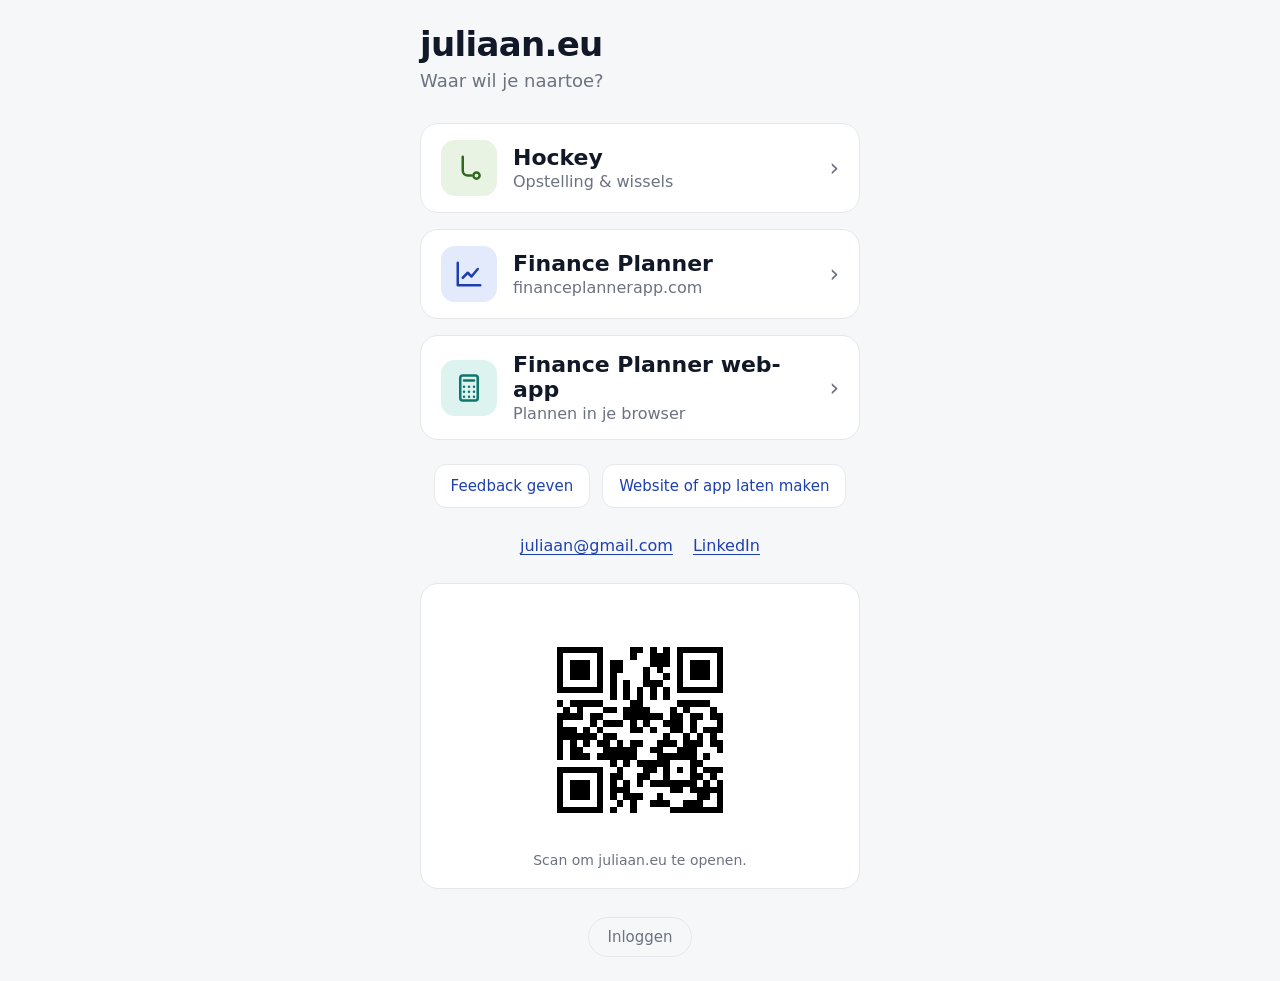
<file: index.html>
<!doctype html>
<html lang="nl">
<head>
  <meta charset="utf-8">
  <meta name="viewport" content="width=device-width, initial-scale=1">
  <title>juliaan.eu</title>
  <link rel="icon" href="data:image/svg+xml,<svg xmlns='http://www.w3.org/2000/svg' viewBox='0 0 100 100'><circle cx='50' cy='50' r='44' fill='%231e40af'/><text x='50' y='67' font-size='52' text-anchor='middle' fill='white' font-family='system-ui' font-weight='700'>j</text></svg>">
  <style>
    :root {
      --bg: #f6f7f9;
      --card: #ffffff;
      --text: #111827;
      --muted: #6b7280;
      --border: #e5e7eb;
      --hockey: #2d6a1f;
      --hockey-soft: #e8f3e3;
      --finance: #1e40af;
      --finance-soft: #e3eafb;
      --app: #0f766e;
      --app-soft: #dcf3ef;
    }
    @media (prefers-color-scheme: dark) {
      :root {
        --bg: #0f1115;
        --card: #181b21;
        --text: #f3f4f6;
        --muted: #9ca3af;
        --border: #2a2f38;
        --hockey: #7cc46a;
        --hockey-soft: #1c2a19;
        --finance: #8aa8ff;
        --finance-soft: #1a2240;
        --app: #5eead4;
        --app-soft: #163330;
      }
    }
    * { box-sizing: border-box; }
    body {
      margin: 0;
      min-height: 100dvh;
      display: grid;
      place-items: center;
      padding: 24px 16px;
      background: var(--bg);
      color: var(--text);
      font-family: system-ui, -apple-system, "Segoe UI", Roboto, sans-serif;
    }
    main { width: 100%; max-width: 440px; }
    h1 { margin: 0 0 6px; font-size: 34px; letter-spacing: -0.02em; }
    p { margin: 0 0 32px; color: var(--muted); font-size: 18px; }
    nav { display: grid; gap: 16px; }
    .site-acties { display: flex; flex-wrap: wrap; justify-content: center; gap: 12px; margin-top: 24px; }
    .site-acties a { padding: 12px 16px; border: 1px solid var(--border); border-radius: 12px; background: var(--card); color: var(--finance); text-decoration: none; font-size: 15px; }
    .site-acties a:hover { border-color: currentColor; }
    .site-acties a:focus-visible { outline: 3px solid var(--finance); outline-offset: 3px; }
    .deel-site { margin-top: 28px; padding: 20px; text-align: center; background: var(--card); border: 1px solid var(--border); border-radius: 18px; }
    .deel-site img { display: block; margin: 16px auto 12px; width: min(220px, 100%); height: auto; background: #fff; border-radius: 12px; }
    .deel-site p { font-size: 14px; margin: 0; }
    [hidden] { display: none !important; }
    a.knop {
      display: flex;
      align-items: center;
      gap: 16px;
      min-height: 88px;
      padding: 16px 20px;
      border-radius: 18px;
      background: var(--card);
      border: 1px solid var(--border);
      color: var(--text);
      text-decoration: none;
      transition: transform .12s ease, border-color .12s ease;
    }
    a.knop:hover { transform: translateY(-2px); border-color: var(--accent); }
    a.knop:active { transform: scale(.98); }
    a.knop:focus-visible { outline: 3px solid var(--accent); outline-offset: 3px; }
    .icoon {
      flex: none;
      display: grid;
      place-items: center;
      width: 56px;
      height: 56px;
      border-radius: 14px;
      background: var(--soft);
      color: var(--accent);
    }
    .tekst { flex: 1; min-width: 0; }
    .titel { display: block; font-size: 22px; font-weight: 700; overflow-wrap: anywhere; }
    .sub { display: block; font-size: 16px; color: var(--muted); margin-top: 2px; overflow-wrap: anywhere; }
    .pijl { color: var(--muted); font-size: 24px; }
    .hockey { --accent: var(--hockey); --soft: var(--hockey-soft); }
    .finance { --accent: var(--finance); --soft: var(--finance-soft); }
    .app { --accent: var(--app); --soft: var(--app-soft); }
    .contact { margin-top: 28px; text-align: center; }
    .contact-links { display: flex; flex-wrap: wrap; justify-content: center; gap: 10px 20px; }
    .contact a { color: var(--finance); text-underline-offset: 3px; }
    .contact a:focus-visible { outline: 3px solid var(--finance); outline-offset: 3px; }
    .inlog { margin-top: 28px; text-align: center; }
    .inlog a {
      display: inline-block;
      padding: 10px 18px;
      border-radius: 999px;
      border: 1px solid var(--border);
      color: var(--muted);
      font-size: 15px;
      text-decoration: none;
    }
    .inlog a:hover { color: var(--text); border-color: var(--muted); }
    .inlog a:focus-visible { outline: 3px solid var(--finance); outline-offset: 3px; }
    @media (max-width: 480px) {
      a.knop { padding: 14px; gap: 12px; }
      .icoon { width: 44px; height: 44px; border-radius: 12px; }
      .titel { font-size: 18px; }
      .sub { font-size: 14px; }
    }
  </style>
</head>
<body>
  <main>
    <h1>juliaan.eu</h1>
    <p>Waar wil je naartoe?</p>
    <nav>
      <a class="knop hockey" href="/hockey/" data-goatcounter-click="start-hockey" data-goatcounter-title="Startpagina: Hockey">
        <span class="icoon" aria-hidden="true">
          <svg width="30" height="30" viewBox="0 0 24 24" fill="none" stroke="currentColor" stroke-width="2" stroke-linecap="round" stroke-linejoin="round"><path d="M7 3v11a4 4 0 0 0 4 4h3"/><circle cx="18" cy="18" r="2.5"/></svg>
        </span>
        <span class="tekst"><span class="titel">Hockey</span><span class="sub">Opstelling &amp; wissels</span></span>
        <span class="pijl" aria-hidden="true">›</span>
      </a>
      <a class="knop finance" href="https://financeplannerapp.com/" data-goatcounter-click="start-finance" data-goatcounter-title="Startpagina: Finance Planner">
        <span class="icoon" aria-hidden="true">
          <svg width="30" height="30" viewBox="0 0 24 24" fill="none" stroke="currentColor" stroke-width="2" stroke-linecap="round" stroke-linejoin="round"><path d="M3 3v18h18"/><path d="m7 15 4-4 3 3 5-6"/></svg>
        </span>
        <span class="tekst"><span class="titel">Finance Planner</span><span class="sub">financeplannerapp.com</span></span>
        <span class="pijl" aria-hidden="true">›</span>
      </a>
      <a class="knop app" href="https://app.financeplannerapp.com/" data-goatcounter-click="start-finance-app" data-goatcounter-title="Startpagina: Finance Planner web-app">
        <span class="icoon" aria-hidden="true">
          <svg width="30" height="30" viewBox="0 0 24 24" fill="none" stroke="currentColor" stroke-width="2" stroke-linecap="round" stroke-linejoin="round"><rect x="5" y="2" width="14" height="20" rx="2"/><path d="M8 6h8"/><path d="M8 11h.01M12 11h.01M16 11h.01M8 15h.01M12 15h.01M16 15h.01M8 19h.01M12 19h.01M16 19h.01"/></svg>
        </span>
        <span class="tekst"><span class="titel">Finance Planner web-app</span><span class="sub">Plannen in je browser</span></span>
        <span class="pijl" aria-hidden="true">›</span>
      </a>
    </nav>
    <div class="site-acties" aria-label="Feedback en informatie">
      <a href="feedback.html">Feedback geven</a>
      <a href="informatie.html">Website of app laten maken</a>
    </div>
    <section class="contact" aria-label="Contactgegevens">
      <div class="contact-links">
        <a href="mailto:juliaan@gmail.com">juliaan@gmail.com</a>
        <a href="https://www.linkedin.com/in/juliaan-meijboom-313b7924" target="_blank" rel="noopener noreferrer">LinkedIn</a>
      </div>
    </section>
    <section class="deel-site" id="deel-site" aria-label="Website delen">
      <img src="juliaan-qr.svg" alt="QR-code voor https://juliaan.eu/" width="220" height="220">
      <p>Scan om juliaan.eu te openen.</p>
    </section>
    <div class="inlog">
      <a id="inloggen" href="https://prive.juliaan.eu/" rel="nofollow" data-goatcounter-click="start-inlog" data-goatcounter-title="Startpagina: Inloggen">Inloggen</a>
    </div>
  </main>
  <script src="startpagina.js?v=qr-zichtbaar"></script>
  <script data-goatcounter="https://juuul.goatcounter.com/count" async src="https://gc.zgo.at/count.js"></script>
</body>
</html>
</file>
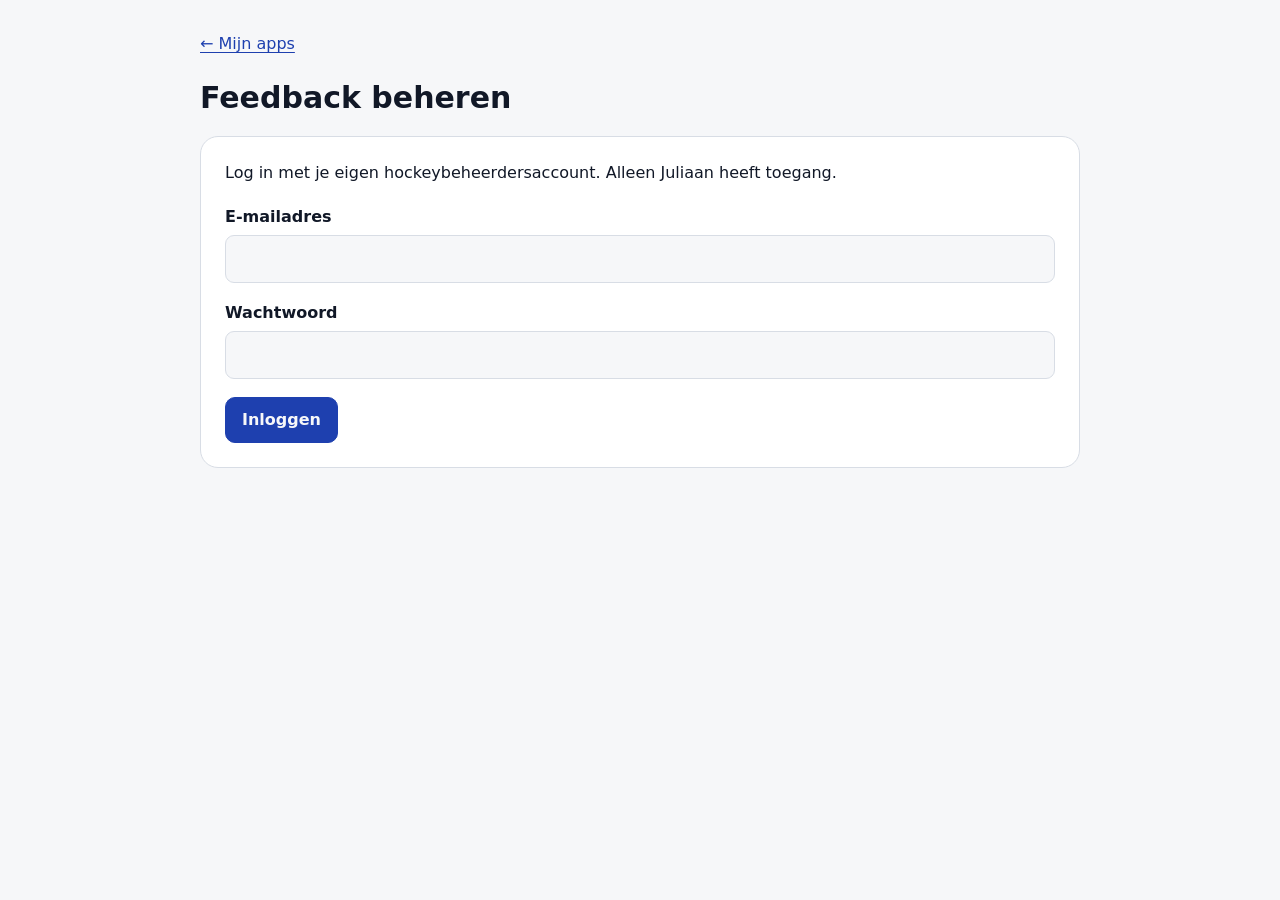
<file: feedback-beheer.html>
<!doctype html>
<html lang="nl">
<head>
  <meta charset="utf-8">
  <meta name="viewport" content="width=device-width, initial-scale=1">
  <meta name="referrer" content="no-referrer">
  <meta name="robots" content="noindex, nofollow">
  <title>Feedback beheren – Juliaan</title>
  <link rel="stylesheet" href="feedback.css">
  <script src="feedback-beheer.js" defer></script>
</head>
<body>
  <main class="beheer">
    <div class="top"><a href="https://prive.juliaan.eu/">← Mijn apps</a><button id="logout" hidden>Uitloggen</button></div>
    <h1>Feedback beheren</h1>
    <p id="test-mode" hidden>Testomgeving: dit zijn geen echte feedbackberichten.</p>
    <form id="login" class="card">
      <p>Log in met je eigen hockeybeheerdersaccount. Alleen Juliaan heeft toegang.</p>
      <label>E-mailadres<input name="email" type="email" autocomplete="username" required></label>
      <label>Wachtwoord<input name="password" type="password" autocomplete="current-password" required></label>
      <button class="primary">Inloggen</button>
    </form>
    <p id="notice" class="notice" role="status"></p>
    <section id="portal" hidden>
      <div class="filters">
        <label>App of aanvraag<select id="app-filter"><option value="">Alles</option><option value="website">juliaan.eu</option><option value="hockey">Hockey</option><option value="finance">Finance Planner</option><option value="finance-web">Finance Planner web-app</option><option value="contact">Website of app laten maken</option></select></label>
        <label>Status<select id="status-filter"><option value="">Alle berichten</option><option value="nieuw">Nieuw</option><option value="afgehandeld">Afgehandeld</option></select></label>
        <button id="refresh">Verversen</button>
      </div>
      <p class="muted">Verwijderen wist het bericht en nog wachtende mails. Eerder verstuurde mails en bestaande back-ups blijven bewaard.</p>
      <div id="items"></div>
      <div class="actions"><button id="previous">Vorige</button><span id="page"></span><button id="next">Volgende</button></div>
    </section>
  </main>
</body>
</html>
</file>
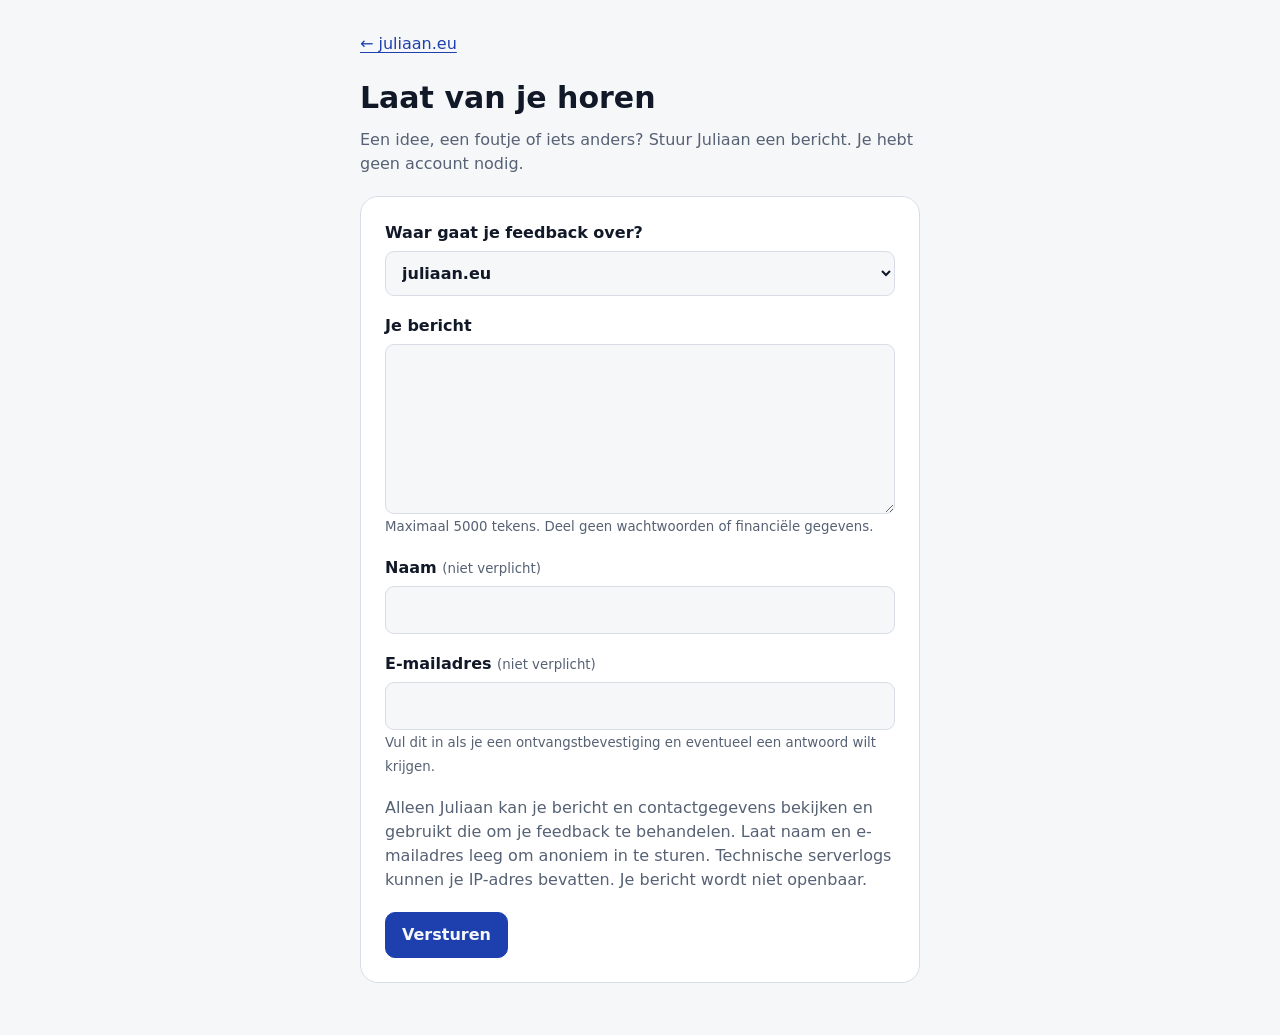
<file: feedback.html>
<!doctype html>
<html lang="nl">
<head>
  <meta charset="utf-8">
  <meta name="viewport" content="width=device-width, initial-scale=1">
  <meta name="referrer" content="no-referrer">
  <meta name="robots" content="noindex">
  <title>Feedback – Juliaan</title>
  <link rel="stylesheet" href="feedback.css">
  <script src="feedback.js" defer></script>
</head>
<body>
  <main>
    <a href="./" data-text="back">← juliaan.eu</a>
    <h1 data-text="title">Laat van je horen</h1>
    <p class="muted" data-text="intro">Een idee, een foutje of iets anders? Stuur Juliaan een bericht. Je hebt geen account nodig.</p>
    <p id="test-mode" class="notice" hidden>Testomgeving: berichten en mails komen uitsluitend in de testomgeving.</p>
    <form id="feedback-form" class="card">
      <label><span data-text="app">Waar gaat je feedback over?</span>
        <select name="app" required>
          <option value="website">juliaan.eu</option>
          <option value="hockey">Hockey</option>
          <option value="finance">Finance Planner</option>
          <option value="finance-web">Finance Planner web-app</option>
        </select>
      </label>
      <label><span data-text="message">Je bericht</span>
        <textarea name="bericht" required minlength="3" maxlength="5000" aria-describedby="message-help"></textarea>
        <small id="message-help" data-text="messageHelp">Maximaal 5000 tekens. Deel geen wachtwoorden of financiële gegevens.</small>
      </label>
      <label><span data-text="name">Naam</span> <small data-text="optional">(niet verplicht)</small>
        <input name="naam" autocomplete="name" maxlength="100">
      </label>
      <label><span data-text="email">E-mailadres</span> <small data-text="optional">(niet verplicht)</small>
        <input name="email" type="email" autocomplete="email" maxlength="254" aria-describedby="email-help">
        <small id="email-help" data-text="emailHelp">Vul dit in als je een ontvangstbevestiging en eventueel een antwoord wilt krijgen.</small>
      </label>
      <div class="trap" aria-hidden="true"><label>Website<input name="website" tabindex="-1" autocomplete="off"></label></div>
      <p class="muted" data-text="privacy">Alleen Juliaan kan je bericht en contactgegevens bekijken en gebruikt die om je feedback te behandelen. Laat naam en e-mailadres leeg om anoniem in te sturen. Technische serverlogs kunnen je IP-adres bevatten. Je bericht wordt niet openbaar.</p>
      <button class="primary" type="submit" data-text="send">Versturen</button>
      <p id="error" class="error notice" role="alert" hidden></p>
    </form>
    <section id="success" class="card" role="status" tabindex="-1" hidden>
      <h2 data-text="thanks">Bedankt voor je feedback!</h2>
      <p data-text="received">Je bericht is ontvangen door Juliaan.</p>
      <p id="confirmation-note" class="muted" hidden data-text="confirmation">Je krijgt ook een ontvangstbevestiging per mail. Bij meerdere berichten op één dag ontvang je maximaal één bevestiging.</p>
      <a class="button" href="./" data-text="home">Naar juliaan.eu</a>
    </section>
  </main>
</body>
</html>
</file>
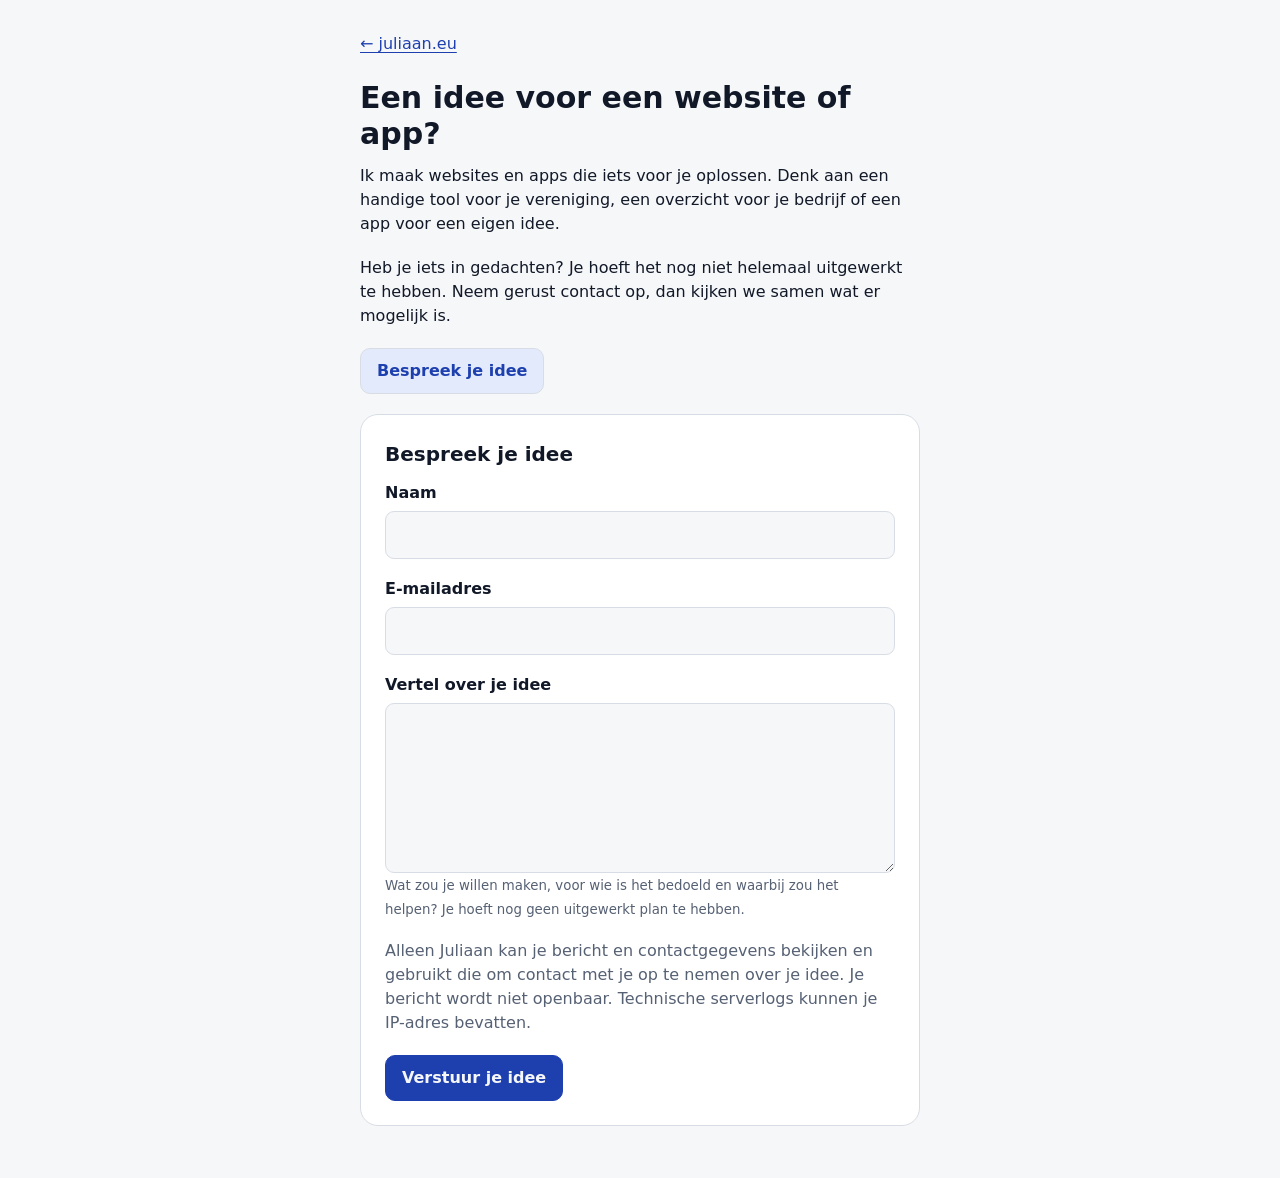
<file: informatie.html>
<!doctype html>
<html lang="nl">
<head>
  <meta charset="utf-8">
  <meta name="viewport" content="width=device-width, initial-scale=1">
  <meta name="referrer" content="no-referrer">
  <meta name="description" content="Een idee voor een website of app? Neem contact op met Juliaan en ontdek wat er mogelijk is.">
  <title>Website of app laten maken – Juliaan</title>
  <link rel="stylesheet" href="feedback.css">
  <script src="feedback.js" defer></script>
</head>
<body>
  <main>
    <a href="./">← juliaan.eu</a>
    <h1>Een idee voor een website of app?</h1>
    <p>Ik maak websites en apps die iets voor je oplossen. Denk aan een handige tool voor je vereniging, een overzicht voor je bedrijf of een app voor een eigen idee.</p>
    <p>Heb je iets in gedachten? Je hoeft het nog niet helemaal uitgewerkt te hebben. Neem gerust contact op, dan kijken we samen wat er mogelijk is.</p>
    <a class="button" href="#contactformulier">Bespreek je idee</a>
    <p id="test-mode" class="notice" hidden>Testomgeving: berichten en mails komen uitsluitend in de testomgeving.</p>
    <form id="feedback-form" class="card" data-soort="contact" aria-labelledby="contactformulier">
      <h2 id="contactformulier" tabindex="-1">Bespreek je idee</h2>
      <input type="hidden" name="app" value="contact">
      <label>Naam<input name="naam" autocomplete="name" required maxlength="100"></label>
      <label>E-mailadres<input name="email" type="email" autocomplete="email" required maxlength="254"></label>
      <label>Vertel over je idee
        <textarea name="bericht" required minlength="3" maxlength="5000" aria-describedby="message-help"></textarea>
        <small id="message-help">Wat zou je willen maken, voor wie is het bedoeld en waarbij zou het helpen? Je hoeft nog geen uitgewerkt plan te hebben.</small>
      </label>
      <div class="trap" aria-hidden="true"><label>Website<input name="website" tabindex="-1" autocomplete="off"></label></div>
      <p class="muted">Alleen Juliaan kan je bericht en contactgegevens bekijken en gebruikt die om contact met je op te nemen over je idee. Je bericht wordt niet openbaar. Technische serverlogs kunnen je IP-adres bevatten.</p>
      <button class="primary" type="submit">Verstuur je idee</button>
      <p id="error" class="error notice" role="alert" hidden></p>
    </form>
    <section id="success" class="card" role="status" tabindex="-1" hidden>
      <h2>Leuk dat je jouw idee deelt!</h2>
      <p>Je bericht is goed aangekomen. Ik neem contact met je op om samen te kijken hoe we jouw idee voor een website of app kunnen uitwerken.</p>
      <p id="confirmation-note" class="muted" hidden>Je ontvangt ook een bevestiging per e-mail. Heb je vandaag al een bevestiging ontvangen, dan sturen we die niet opnieuw.</p>
      <a class="button" href="./">Naar juliaan.eu</a>
    </section>
  </main>
</body>
</html>
</file>
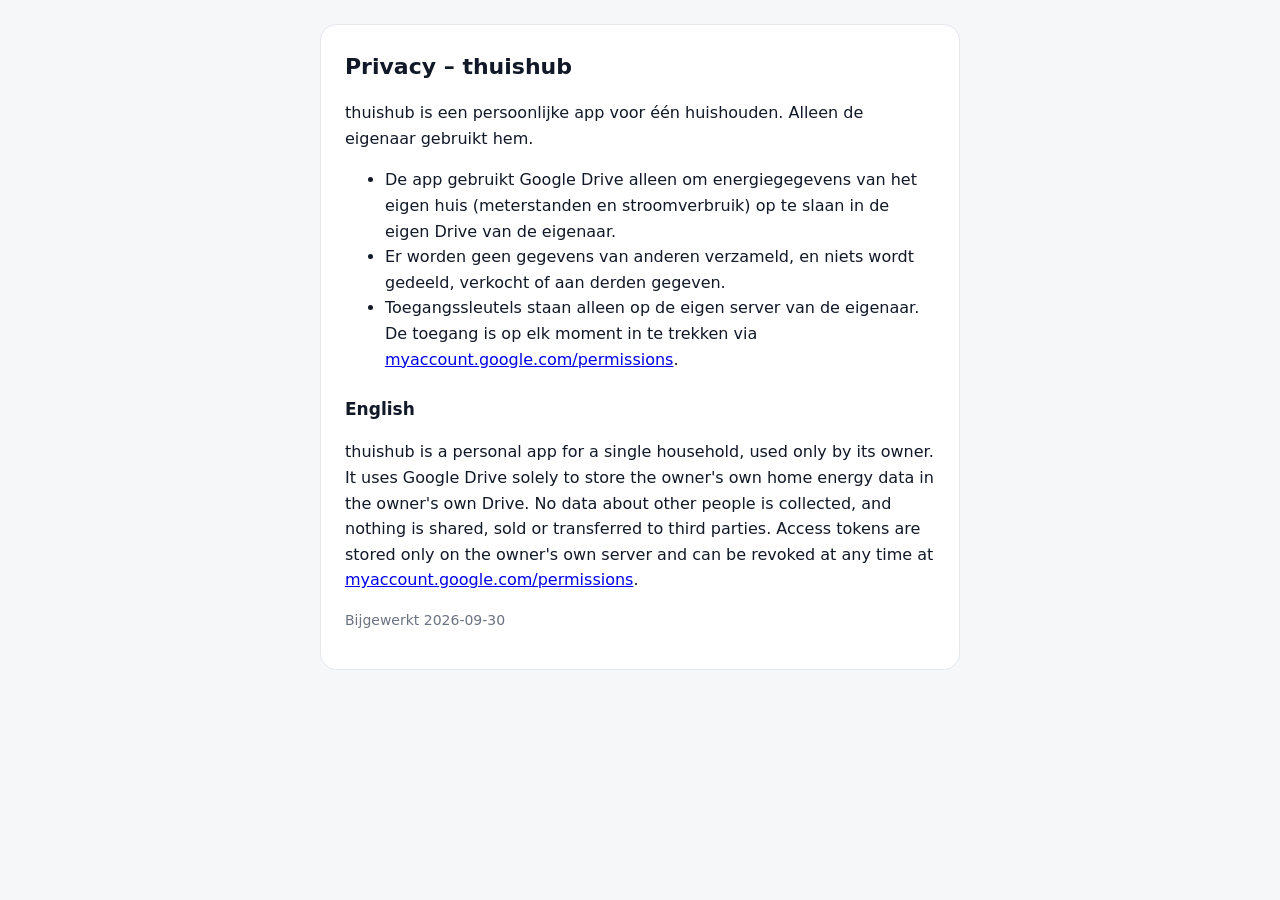
<file: privacy.html>
<!doctype html>
<html lang="nl">
<head>
  <meta charset="utf-8">
  <meta name="viewport" content="width=device-width, initial-scale=1">
  <title>Privacy – thuishub</title>
  <meta name="robots" content="noindex">
  <style>
    :root { --bg: #f6f7f9; --card: #ffffff; --text: #111827; --muted: #6b7280; --border: #e5e7eb; }
    @media (prefers-color-scheme: dark) {
      :root { --bg: #0f1115; --card: #181b21; --text: #f3f4f6; --muted: #9ca3af; --border: #2a2f38; }
    }
    * { box-sizing: border-box; }
    body { margin: 0; padding: 24px 16px; background: var(--bg); color: var(--text);
           font: 16px/1.6 system-ui, -apple-system, "Segoe UI", sans-serif; }
    main { max-width: 640px; margin: 0 auto; background: var(--card); border: 1px solid var(--border);
           border-radius: 16px; padding: 24px; }
    h1 { font-size: 22px; margin: 0 0 12px; }
    h2 { font-size: 17px; margin: 24px 0 8px; }
    p, li { color: var(--text); }
    .muted { color: var(--muted); font-size: 14px; }
  </style>
</head>
<body>
<main>
  <h1>Privacy – thuishub</h1>
  <p>thuishub is een persoonlijke app voor één huishouden. Alleen de eigenaar gebruikt hem.</p>
  <ul>
    <li>De app gebruikt Google Drive alleen om energiegegevens van het eigen huis (meterstanden en
      stroomverbruik) op te slaan in de eigen Drive van de eigenaar.</li>
    <li>Er worden geen gegevens van anderen verzameld, en niets wordt gedeeld, verkocht of aan derden gegeven.</li>
    <li>Toegangssleutels staan alleen op de eigen server van de eigenaar. De toegang is op elk moment in te
      trekken via <a href="https://myaccount.google.com/permissions">myaccount.google.com/permissions</a>.</li>
  </ul>

  <h2 lang="en">English</h2>
  <p lang="en">thuishub is a personal app for a single household, used only by its owner. It uses Google Drive
    solely to store the owner's own home energy data in the owner's own Drive. No data about other people is
    collected, and nothing is shared, sold or transferred to third parties. Access tokens are stored only on the
    owner's own server and can be revoked at any time at
    <a href="https://myaccount.google.com/permissions">myaccount.google.com/permissions</a>.</p>

  <p class="muted">Bijgewerkt 2026-09-30</p>
</main>
</body>
</html>
</file>
<file: feedback.css>
:root { color-scheme: light dark; --bg:#f6f7f9; --card:#fff; --text:#111827; --muted:#566174; --border:#d8dde5; --accent:#1e40af; --soft:#e3eafb; }
@media (prefers-color-scheme:dark) { :root { --bg:#0f1115; --card:#181b21; --text:#f3f4f6; --muted:#b0bac8; --border:#3a4250; --accent:#a5bfff; --soft:#1a2240; } }
* { box-sizing:border-box; }
body { margin:0; padding:32px 16px; background:var(--bg); color:var(--text); font-family:system-ui,-apple-system,"Segoe UI",sans-serif; line-height:1.5; }
main { max-width:560px; margin:auto; }
main.beheer { max-width:880px; }
a { color:var(--accent); text-underline-offset:3px; }
h1 { font-size:30px; line-height:1.2; margin:24px 0 12px; }
h2 { font-size:20px; margin:0 0 12px; }
p { margin:0 0 20px; }
.muted, small { color:var(--muted); }
.card { border:1px solid var(--border); border-radius:18px; background:var(--card); padding:24px; margin:20px 0; }
label { display:block; font-weight:600; margin-bottom:18px; }
label small { font-weight:400; }
input, textarea, select, button { font:inherit; }
input, textarea, select { display:block; width:100%; padding:11px 12px; margin-top:6px; border:1px solid var(--border); border-radius:9px; color:var(--text); background:var(--bg); }
textarea { min-height:170px; resize:vertical; }
button, .button { display:inline-block; cursor:pointer; border:1px solid var(--border); border-radius:10px; padding:10px 16px; background:var(--soft); color:var(--accent); font-weight:600; text-decoration:none; }
button.primary { background:var(--accent); color:var(--bg); border-color:var(--accent); }
button:disabled { opacity:.6; cursor:wait; }
:focus-visible { outline:3px solid var(--accent); outline-offset:3px; }
.trap { position:absolute; left:-10000px; width:1px; height:1px; overflow:hidden; }
.actions, .filters { display:flex; gap:12px; flex-wrap:wrap; align-items:center; }
.filters label { flex:1; min-width:150px; }
.message { white-space:pre-wrap; overflow-wrap:anywhere; }
.error { color:light-dark(#a32121,#ffb4ab); }
.notice { margin:16px 0; }
.danger { color:light-dark(#a32121,#ffb4ab); background:transparent; }
.meta { font-size:14px; color:var(--muted); }
.top { display:flex; justify-content:space-between; gap:12px; align-items:center; }
[hidden] { display:none !important; }
@media(max-width:480px) { .card { padding:18px; } }
</file>
